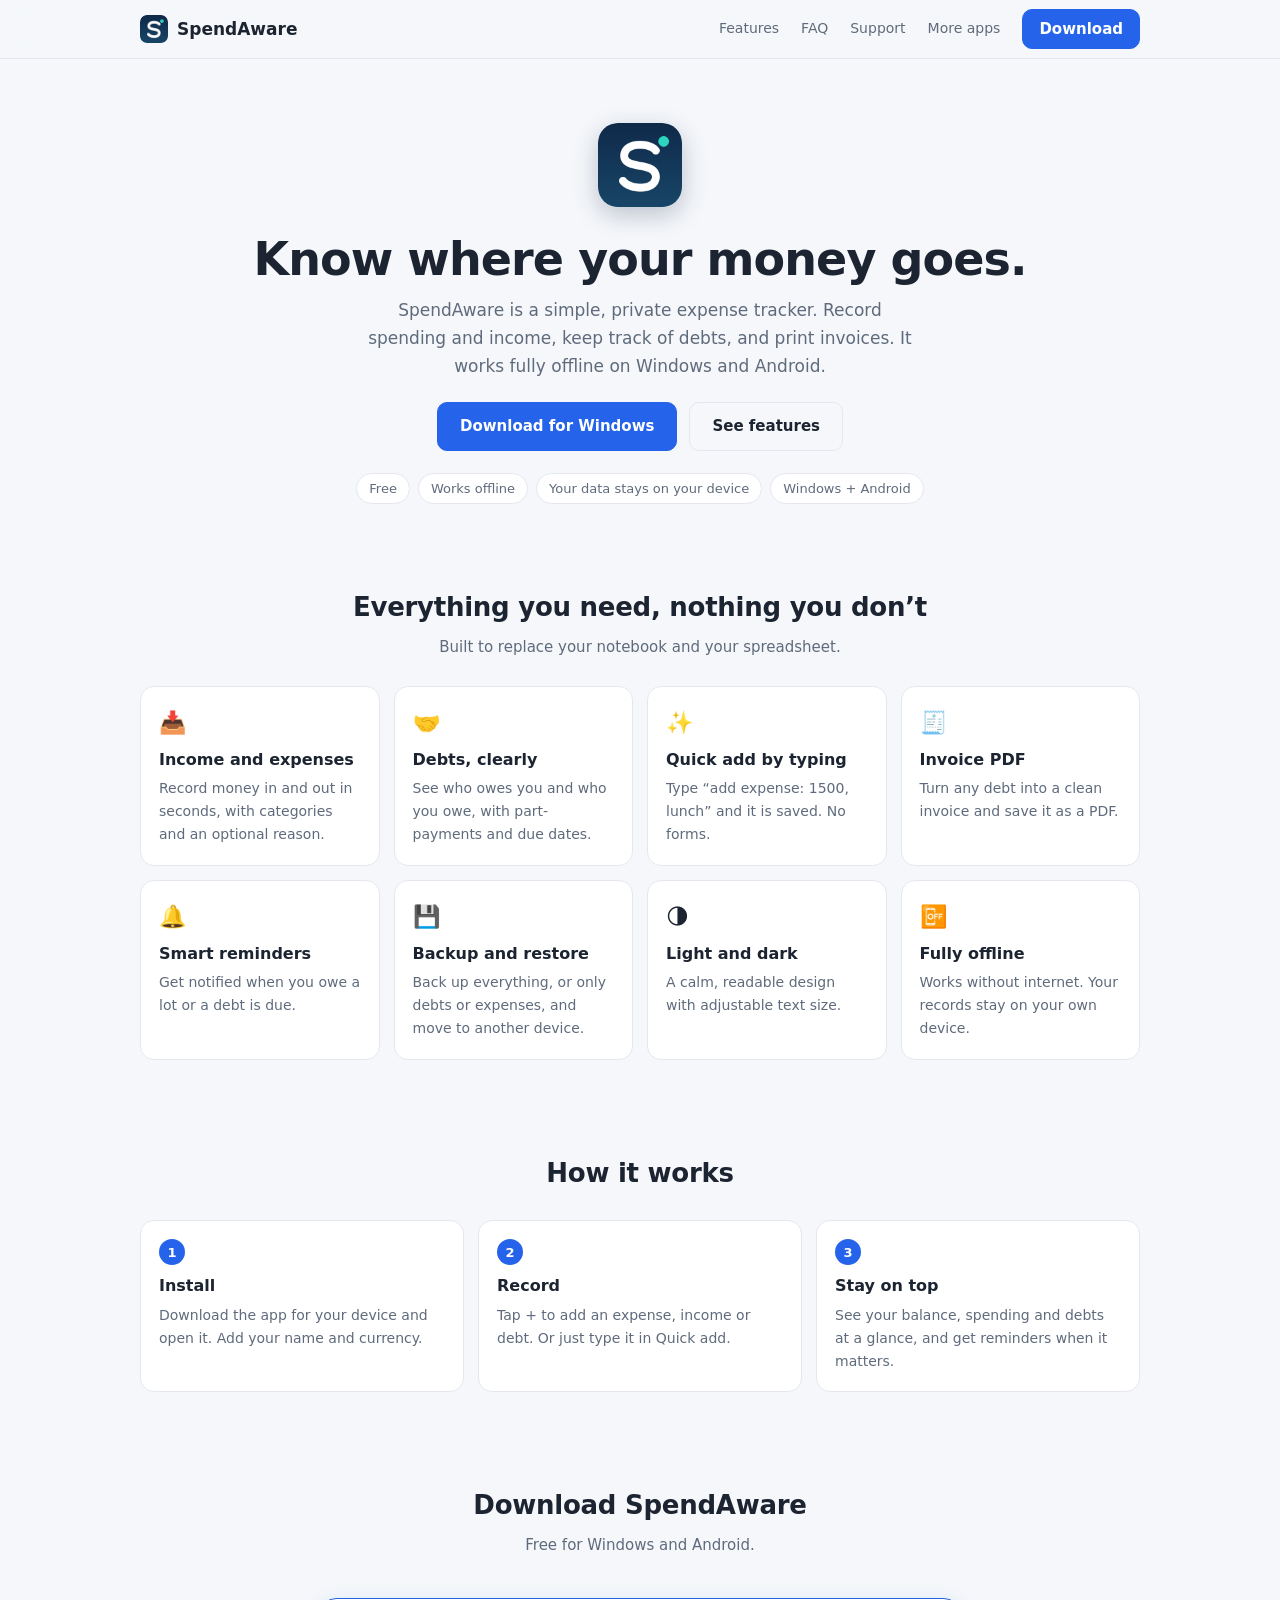
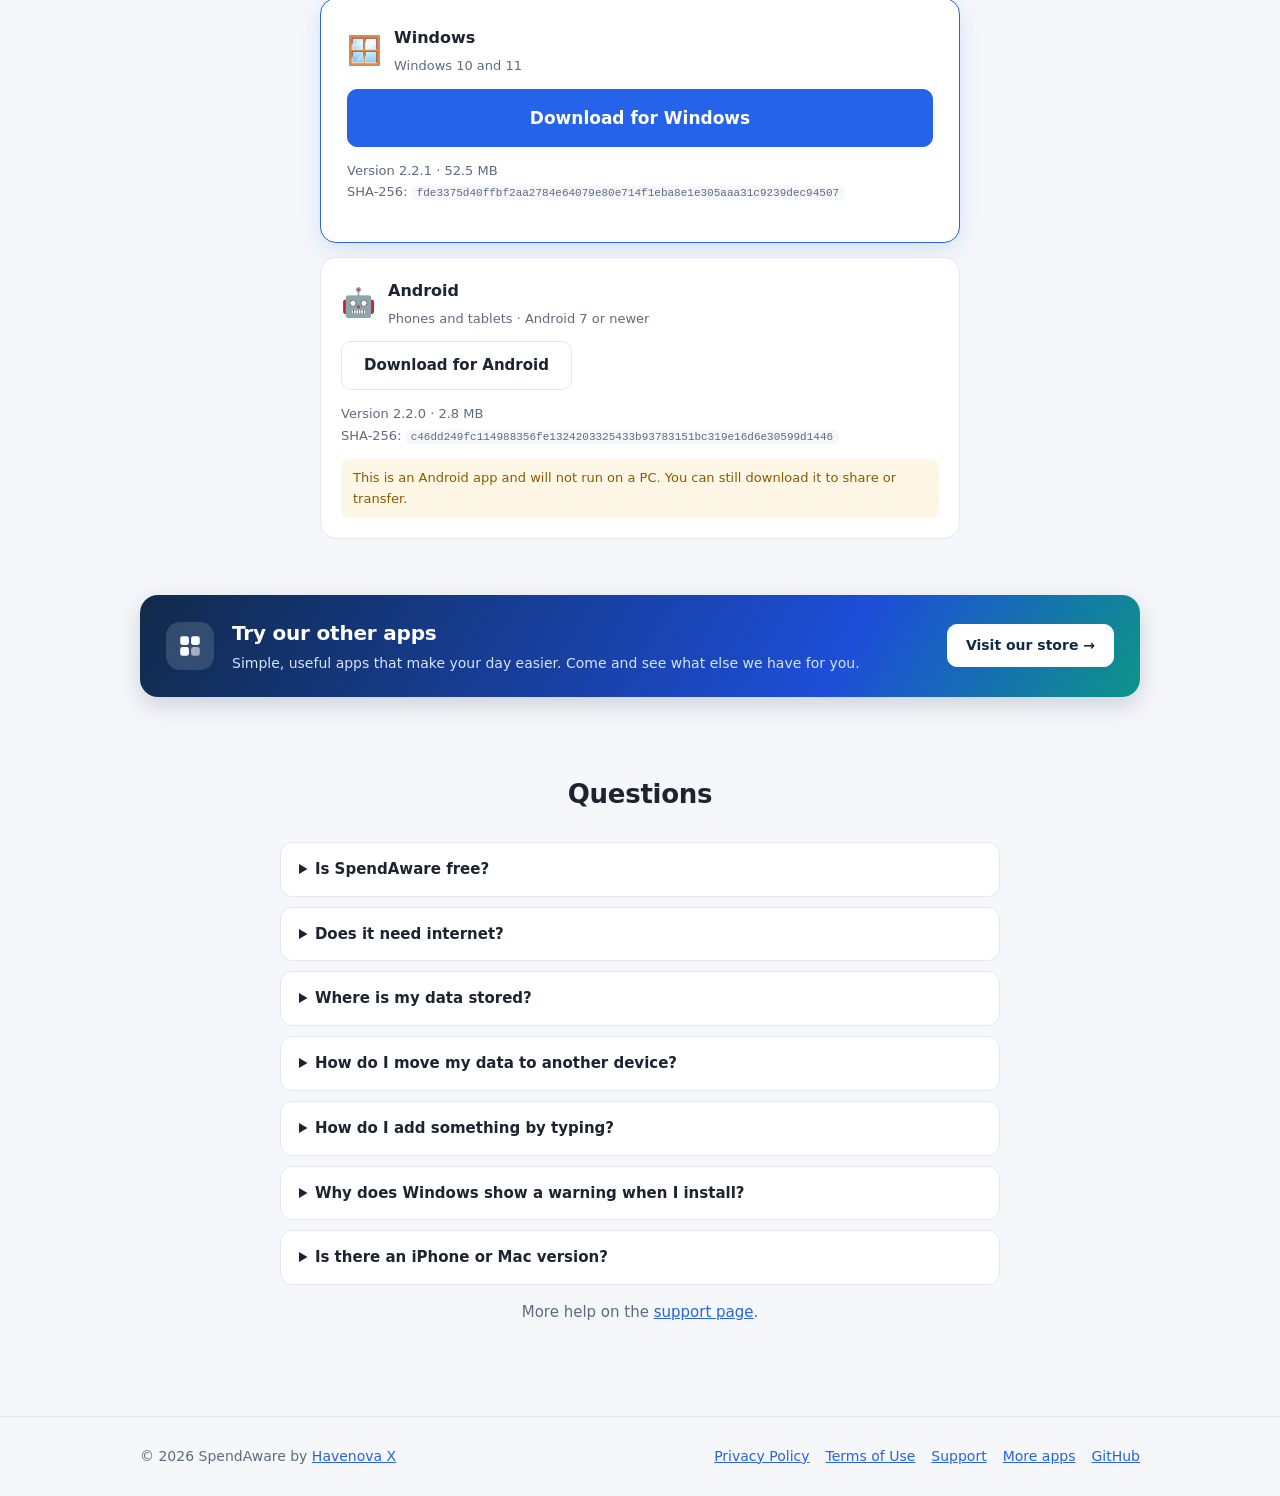
<file: index.html>
<!doctype html>
<html lang="en"><head><meta charset="utf-8"><meta name="viewport" content="width=device-width,initial-scale=1">
<title>SpendAware: Simple Offline Expense and Debt Tracker for Windows and Android</title><meta name="description" content="SpendAware is a free, private expense tracker with debts, income, invoices and reminders. Works fully offline on Windows and Android."><link rel="canonical" href="https://havenova-x.github.io/spendaware/">
<meta name="robots" content="index,follow"><meta name="theme-color" content="#102a4a"><meta name="author" content="Havenova X">
<meta property="og:type" content="website"><meta property="og:site_name" content="SpendAware"><meta property="og:title" content="SpendAware: Simple Offline Expense and Debt Tracker for Windows and Android"><meta property="og:description" content="SpendAware is a free, private expense tracker with debts, income, invoices and reminders. Works fully offline on Windows and Android."><meta property="og:url" content="https://havenova-x.github.io/spendaware/"><meta property="og:image" content="https://havenova-x.github.io/spendaware/og.png"><meta property="og:image:width" content="1200"><meta property="og:image:height" content="630">
<meta name="twitter:card" content="summary_large_image"><meta name="twitter:title" content="SpendAware: Simple Offline Expense and Debt Tracker for Windows and Android"><meta name="twitter:description" content="SpendAware is a free, private expense tracker with debts, income, invoices and reminders. Works fully offline on Windows and Android."><meta name="twitter:image" content="https://havenova-x.github.io/spendaware/og.png">
<link rel="icon" href="favicon.svg" type="image/svg+xml"><link rel="icon" href="favicon.ico" sizes="any"><link rel="apple-touch-icon" href="apple-touch-icon.png"><link rel="manifest" href="site.webmanifest"><link rel="stylesheet" href="style.css"><script type="application/ld+json">{"@context": "https://schema.org", "@type": "SoftwareApplication", "name": "SpendAware", "applicationCategory": "FinanceApplication", "operatingSystem": "Windows, Android", "description": "Offline expense, income and debt tracker.", "offers": {"@type": "Offer", "price": "0", "priceCurrency": "USD"}, "publisher": {"@type": "Organization", "name": "Havenova X", "url": "https://Havenovax.name.ng"}, "url": "https://havenova-x.github.io/spendaware/"}</script></head><body>
<header><div class="w nv"><a class="lg" href="./"><img src="icon.png" alt="">SpendAware</a><a class="l h" href="./#features">Features</a><a class="l h" href="./#faq">FAQ</a><a class="l h" href="support.html">Support</a><a class="l h" href="https://www.havenovax.name.ng/store" rel="noopener">More apps</a><a class="btn" style="padding:7px 16px" href="./#download">Download</a></div></header>
<main><div class="w hero"><img src="icon.png" alt="SpendAware logo"><h1>Know where your money goes.</h1><p>SpendAware is a simple, private expense tracker. Record spending and income, keep track of debts, and print invoices. It works fully offline on Windows and Android.</p><div class="cta"><a class="btn" id="hb" href="#download">Download free</a><a class="btn sec" href="#features">See features</a></div><div class="pills"><span>Free</span><span>Works offline</span><span>Your data stays on your device</span><span>Windows + Android</span></div></div>
<section id="features"><div class="w"><div class="hd"><h2>Everything you need, nothing you don’t</h2><div class="m">Built to replace your notebook and your spreadsheet.</div></div><div class="g"><div class="c"><div class="i">📥</div><h3>Income and expenses</h3><p>Record money in and out in seconds, with categories and an optional reason.</p></div><div class="c"><div class="i">🤝</div><h3>Debts, clearly</h3><p>See who owes you and who you owe, with part-payments and due dates.</p></div><div class="c"><div class="i">✨</div><h3>Quick add by typing</h3><p>Type “add expense: 1500, lunch” and it is saved. No forms.</p></div><div class="c"><div class="i">🧾</div><h3>Invoice PDF</h3><p>Turn any debt into a clean invoice and save it as a PDF.</p></div><div class="c"><div class="i">🔔</div><h3>Smart reminders</h3><p>Get notified when you owe a lot or a debt is due.</p></div><div class="c"><div class="i">💾</div><h3>Backup and restore</h3><p>Back up everything, or only debts or expenses, and move to another device.</p></div><div class="c"><div class="i">🌗</div><h3>Light and dark</h3><p>A calm, readable design with adjustable text size.</p></div><div class="c"><div class="i">📴</div><h3>Fully offline</h3><p>Works without internet. Your records stay on your own device.</p></div></div></div></section>
<section><div class="w"><div class="hd"><h2>How it works</h2></div><div class="g st"><div class="c"><h3>Install</h3><p>Download the app for your device and open it. Add your name and currency.</p></div><div class="c"><h3>Record</h3><p>Tap + to add an expense, income or debt. Or just type it in Quick add.</p></div><div class="c"><h3>Stay on top</h3><p>See your balance, spending and debts at a glance, and get reminders when it matters.</p></div></div></div></section>
<section id="download"><div class="w"><div class="hd"><h2>Download SpendAware</h2><div class="m">Free for Windows and Android.</div></div><div class="tot" id="tt" hidden></div><div class="dls" id="ty" hidden></div><div class="dls" id="d"><div class="dl"><p class="m">Loading downloads…</p></div></div></div></section>
<section class="more-s"><div class="w"><div class="more"><div class="mi"><svg viewBox="0 0 24 24" width="26" height="26" fill="currentColor" aria-hidden="true"><rect x="3" y="3" width="8" height="8" rx="2"/><rect x="13" y="3" width="8" height="8" rx="2"/><rect x="3" y="13" width="8" height="8" rx="2"/><rect x="13" y="13" width="8" height="8" rx="2" opacity=".55"/></svg></div><div class="mt"><h2>Try our other apps</h2><p>Simple, useful apps that make your day easier. Come and see what else we have for you.</p></div><a class="btn sm" href="https://www.havenovax.name.ng/store" rel="noopener">Visit our store <span aria-hidden="true">→</span></a></div></div></section>
<section id="faq"><div class="w" style="max-width:760px"><div class="hd"><h2>Questions</h2></div><details><summary>Is SpendAware free?</summary><p>Yes. SpendAware is free on Windows and Android. The Android app shows ads, and you can watch an optional short video to earn coins for extra tools.</p></details><details><summary>Does it need internet?</summary><p>No. Everything works offline. The app only goes online to check for announcements and, on Android, to load ads.</p></details><details><summary>Where is my data stored?</summary><p>Only on your own phone or PC. We do not have an account system and cannot see your records.</p></details><details><summary>How do I move my data to another device?</summary><p>Open Settings, choose Backup, and save the .spendaware file. On the other device, open that file or choose Restore.</p></details><details><summary>How do I add something by typing?</summary><p>Open Quick add and type, for example: add expense: 1000, lunch. You can also use add income, add debt or add owe. The reason is optional.</p></details><details><summary>Why does Windows show a warning when I install?</summary><p>New apps without a paid certificate can trigger SmartScreen. Choose More info, then Run anyway. You can verify the download with the SHA-256 code shown in the download section.</p></details><details><summary>Is there an iPhone or Mac version?</summary><p>Not yet. SpendAware is available for Windows and Android.</p></details><p class="m" style="text-align:center">More help on the <a href="support.html">support page</a>.</p></div></section></main><script>(async()=>{const g=async u=>{try{return await(await fetch(u,{cache:'no-store'})).json()}catch(e){return{}}};
const[L,M]=await Promise.all([g('latest.json'),g('mobile.json')]);const ua=navigator.userAgent,an=/Android/i.test(ua),ios=/iPhone|iPad|iPod/i.test(ua),win=/Windows/i.test(ua),mac=/Macintosh/i.test(ua)&&!ios;
const mb=n=>n?' · '+(n/1048576).toFixed(1)+' MB':'';
const card=(k,ic,t,sub,o,bt,warn,big)=>`<div class="dl ${big?'big':''}"><div class="dh"><span class="di">${ic}</span><div><h3>${t}</h3><div class="m sm">${sub}</div></div></div><div class="cnt"><span class="n" data-c="${k}">…</span> downloads</div>${o.url?`<a class="btn ${big?'':'sec'}" href="${o.url}">${bt}</a><p class="m sm">Version ${o.version}${mb(o.size)}${o.sha256?`<br>SHA-256: <code>${o.sha256}</code>`:''}</p>`:'<p class="m">Coming soon.</p>'}${warn?`<div class="warn">${warn}</div>`:''}</div>`;
const A=card('a','🤖','Android','Phones and tablets · Android 7 or newer',M,'Download for Android',an?'':'This is an Android app and will not run on a PC. You can still download it to share or transfer.',an);
const P=card('w','🪟','Windows','Windows 10 and 11',L,'Download for Windows',(an||ios||mac)?'This installer is for Windows PCs and will not run on your '+(an?'phone':mac?'Mac':'device')+'. You can still download it for later.':'',!an);
d.innerHTML=an?A+P:P+A+(ios?'<div class="warn">iPhone and iPad are not supported yet.</div>':'');
const fmt=n=>Number(n).toLocaleString('en-US');
(async()=>{let c=null;try{c=JSON.parse(sessionStorage.getItem('sa_dl')||'null');if(c&&Date.now()-c.t>6e5)c=null}catch(e){c=null}
if(!c){try{let w=0,a=0;for(let p=1;p<=5;p++){const r=await fetch('https://api.github.com/repos/Havenova-x/spendaware/releases?per_page=100&page='+p);if(!r.ok)throw 0;const j=await r.json();if(!j.length)break;j.forEach(x=>(x.assets||[]).forEach(f=>{if(/\.exe$/i.test(f.name))w+=f.download_count;else if(/\.apk$/i.test(f.name))a+=f.download_count}));if(j.length<100)break}
c={w,a,t:Date.now()};try{sessionStorage.setItem('sa_dl',JSON.stringify(c))}catch(e){}}catch(e){c=null}}
const t=document.getElementById('tt');
if(!c){document.querySelectorAll('.cnt').forEach(x=>x.hidden=true);return}
document.querySelector('[data-c=w]').textContent=fmt(c.w);document.querySelector('[data-c=a]').textContent=fmt(c.a);
t.innerHTML='<div class="tn">'+fmt(c.w+c.a)+'</div><div class="m">Total downloads · '+fmt(c.w)+' on PC · '+fmt(c.a)+' on mobile</div>';t.hidden=false})();
const b=document.getElementById('hb'),u=an?M.url:L.url;if(u){b.href=u;b.textContent=an?'Download for Android':'Download for Windows'}})()</script>
<script>document.addEventListener('click',e=>{const a=e.target.closest('a[href]');if(!a)return;const h=a.getAttribute('href')||'';if(!/\.(exe|apk)(\?|#|$)/i.test(h))return;const apk=/\.apk/i.test(h),t=document.getElementById('ty');
t.innerHTML=`<div class="tyc"><div class="tyh"><svg viewBox="0 0 24 24" width="34" height="34" fill="none" stroke="currentColor" stroke-width="2" stroke-linecap="round" stroke-linejoin="round" aria-hidden="true"><circle cx="12" cy="12" r="10"/><path d="M8 12.5l3 3 5-6"/></svg><div><h3>Thank you for downloading SpendAware!</h3><div class="m sm">${apk?'Your download is starting. When it finishes, open the file to install. If your phone asks, allow installs from your browser.':'Your download is starting. When it finishes, open the file to install. If Windows shows a warning, choose More info, then Run anyway.'}</div></div></div><div class="more"><div class="mi"><svg viewBox="0 0 24 24" width="26" height="26" fill="currentColor" aria-hidden="true"><rect x="3" y="3" width="8" height="8" rx="2"/><rect x="13" y="3" width="8" height="8" rx="2"/><rect x="3" y="13" width="8" height="8" rx="2"/><rect x="13" y="13" width="8" height="8" rx="2" opacity=".55"/></svg></div><div class="mt"><h2>Try our other apps</h2><p>Simple, useful apps that make your day easier. Come and see what else we have for you.</p></div><a class="btn sm" href="https://www.havenovax.name.ng/store" rel="noopener">Visit our store <span aria-hidden="true">&rarr;</span></a></div></div>`;
t.hidden=false;t.scrollIntoView({behavior:'smooth',block:'center'})});</script>
<footer><div class="w ft"><div>© 2026 SpendAware by <a href="https://Havenovax.name.ng" rel="noopener">Havenova X</a></div><nav><a href="privacy.html">Privacy Policy</a><a href="terms.html">Terms of Use</a><a href="support.html">Support</a><a href="https://www.havenovax.name.ng/store" rel="noopener">More apps</a><a href="https://github.com/Havenova-x/spendaware" rel="noopener">GitHub</a></nav></div></footer></body></html>
</file>
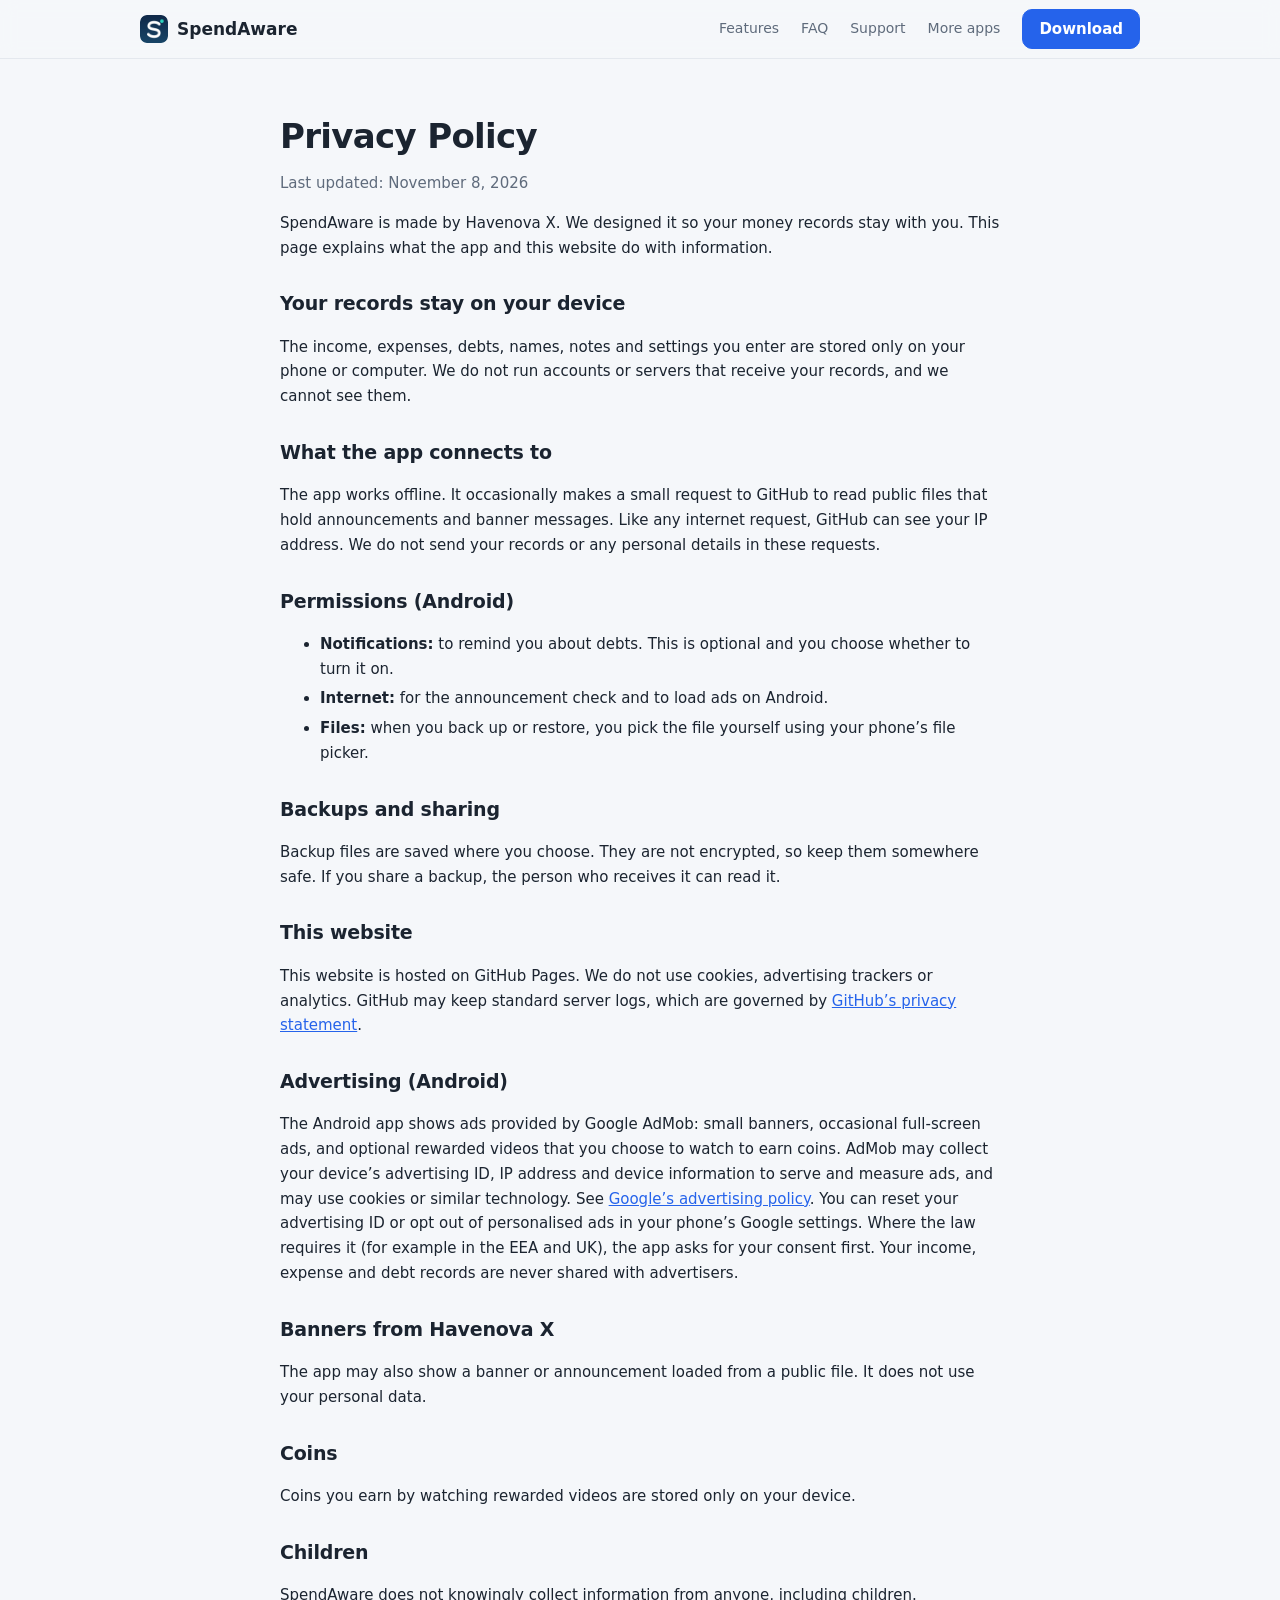
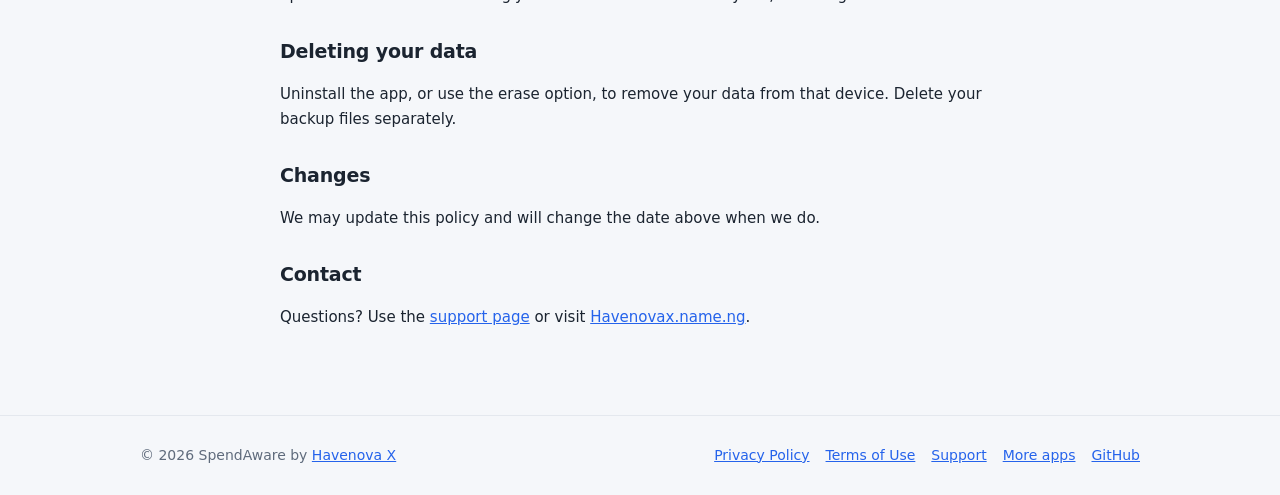
<file: privacy.html>
<!doctype html>
<html lang="en"><head><meta charset="utf-8"><meta name="viewport" content="width=device-width,initial-scale=1">
<title>Privacy Policy | SpendAware</title><meta name="description" content="How SpendAware handles your information. Your records stay on your device."><link rel="canonical" href="https://havenova-x.github.io/spendaware/privacy.html">
<meta name="robots" content="index,follow"><meta name="theme-color" content="#102a4a"><meta name="author" content="Havenova X">
<meta property="og:type" content="website"><meta property="og:site_name" content="SpendAware"><meta property="og:title" content="Privacy Policy | SpendAware"><meta property="og:description" content="How SpendAware handles your information. Your records stay on your device."><meta property="og:url" content="https://havenova-x.github.io/spendaware/privacy.html"><meta property="og:image" content="https://havenova-x.github.io/spendaware/og.png"><meta property="og:image:width" content="1200"><meta property="og:image:height" content="630">
<meta name="twitter:card" content="summary_large_image"><meta name="twitter:title" content="Privacy Policy | SpendAware"><meta name="twitter:description" content="How SpendAware handles your information. Your records stay on your device."><meta name="twitter:image" content="https://havenova-x.github.io/spendaware/og.png">
<link rel="icon" href="favicon.svg" type="image/svg+xml"><link rel="icon" href="favicon.ico" sizes="any"><link rel="apple-touch-icon" href="apple-touch-icon.png"><link rel="manifest" href="site.webmanifest"><link rel="stylesheet" href="style.css"></head><body>
<header><div class="w nv"><a class="lg" href="./"><img src="icon.png" alt="">SpendAware</a><a class="l h" href="./#features">Features</a><a class="l h" href="./#faq">FAQ</a><a class="l h" href="support.html">Support</a><a class="l h" href="https://www.havenovax.name.ng/store" rel="noopener">More apps</a><a class="btn" style="padding:7px 16px" href="./#download">Download</a></div></header>
<main class="w doc"><h1>Privacy Policy</h1><p class="m">Last updated: November 8, 2026</p><p>SpendAware is made by Havenova X. We designed it so your money records stay with you. This page explains what the app and this website do with information.</p>
<h2>Your records stay on your device</h2><p>The income, expenses, debts, names, notes and settings you enter are stored only on your phone or computer. We do not run accounts or servers that receive your records, and we cannot see them.</p>
<h2>What the app connects to</h2><p>The app works offline. It occasionally makes a small request to GitHub to read public files that hold announcements and banner messages. Like any internet request, GitHub can see your IP address. We do not send your records or any personal details in these requests.</p>
<h2>Permissions (Android)</h2><ul><li><b>Notifications:</b> to remind you about debts. This is optional and you choose whether to turn it on.</li><li><b>Internet:</b> for the announcement check and to load ads on Android.</li><li><b>Files:</b> when you back up or restore, you pick the file yourself using your phone’s file picker.</li></ul>
<h2>Backups and sharing</h2><p>Backup files are saved where you choose. They are not encrypted, so keep them somewhere safe. If you share a backup, the person who receives it can read it.</p>
<h2>This website</h2><p>This website is hosted on GitHub Pages. We do not use cookies, advertising trackers or analytics. GitHub may keep standard server logs, which are governed by <a href="https://docs.github.com/en/site-policy/privacy-policies/github-general-privacy-statement" rel="noopener">GitHub’s privacy statement</a>.</p>
<h2>Advertising (Android)</h2><p>The Android app shows ads provided by Google AdMob: small banners, occasional full-screen ads, and optional rewarded videos that you choose to watch to earn coins. AdMob may collect your device’s advertising ID, IP address and device information to serve and measure ads, and may use cookies or similar technology. See <a href="https://policies.google.com/technologies/ads" rel="noopener">Google’s advertising policy</a>. You can reset your advertising ID or opt out of personalised ads in your phone’s Google settings. Where the law requires it (for example in the EEA and UK), the app asks for your consent first. Your income, expense and debt records are never shared with advertisers.</p>
<h2>Banners from Havenova X</h2><p>The app may also show a banner or announcement loaded from a public file. It does not use your personal data.</p>
<h2>Coins</h2><p>Coins you earn by watching rewarded videos are stored only on your device.</p>
<h2>Children</h2><p>SpendAware does not knowingly collect information from anyone, including children.</p>
<h2>Deleting your data</h2><p>Uninstall the app, or use the erase option, to remove your data from that device. Delete your backup files separately.</p>
<h2>Changes</h2><p>We may update this policy and will change the date above when we do.</p>
<h2>Contact</h2><p>Questions? Use the <a href="support.html">support page</a> or visit <a href="https://Havenovax.name.ng" rel="noopener">Havenovax.name.ng</a>.</p></main>
<footer><div class="w ft"><div>© 2026 SpendAware by <a href="https://Havenovax.name.ng" rel="noopener">Havenova X</a></div><nav><a href="privacy.html">Privacy Policy</a><a href="terms.html">Terms of Use</a><a href="support.html">Support</a><a href="https://www.havenovax.name.ng/store" rel="noopener">More apps</a><a href="https://github.com/Havenova-x/spendaware" rel="noopener">GitHub</a></nav></div></footer></body></html>
</file>
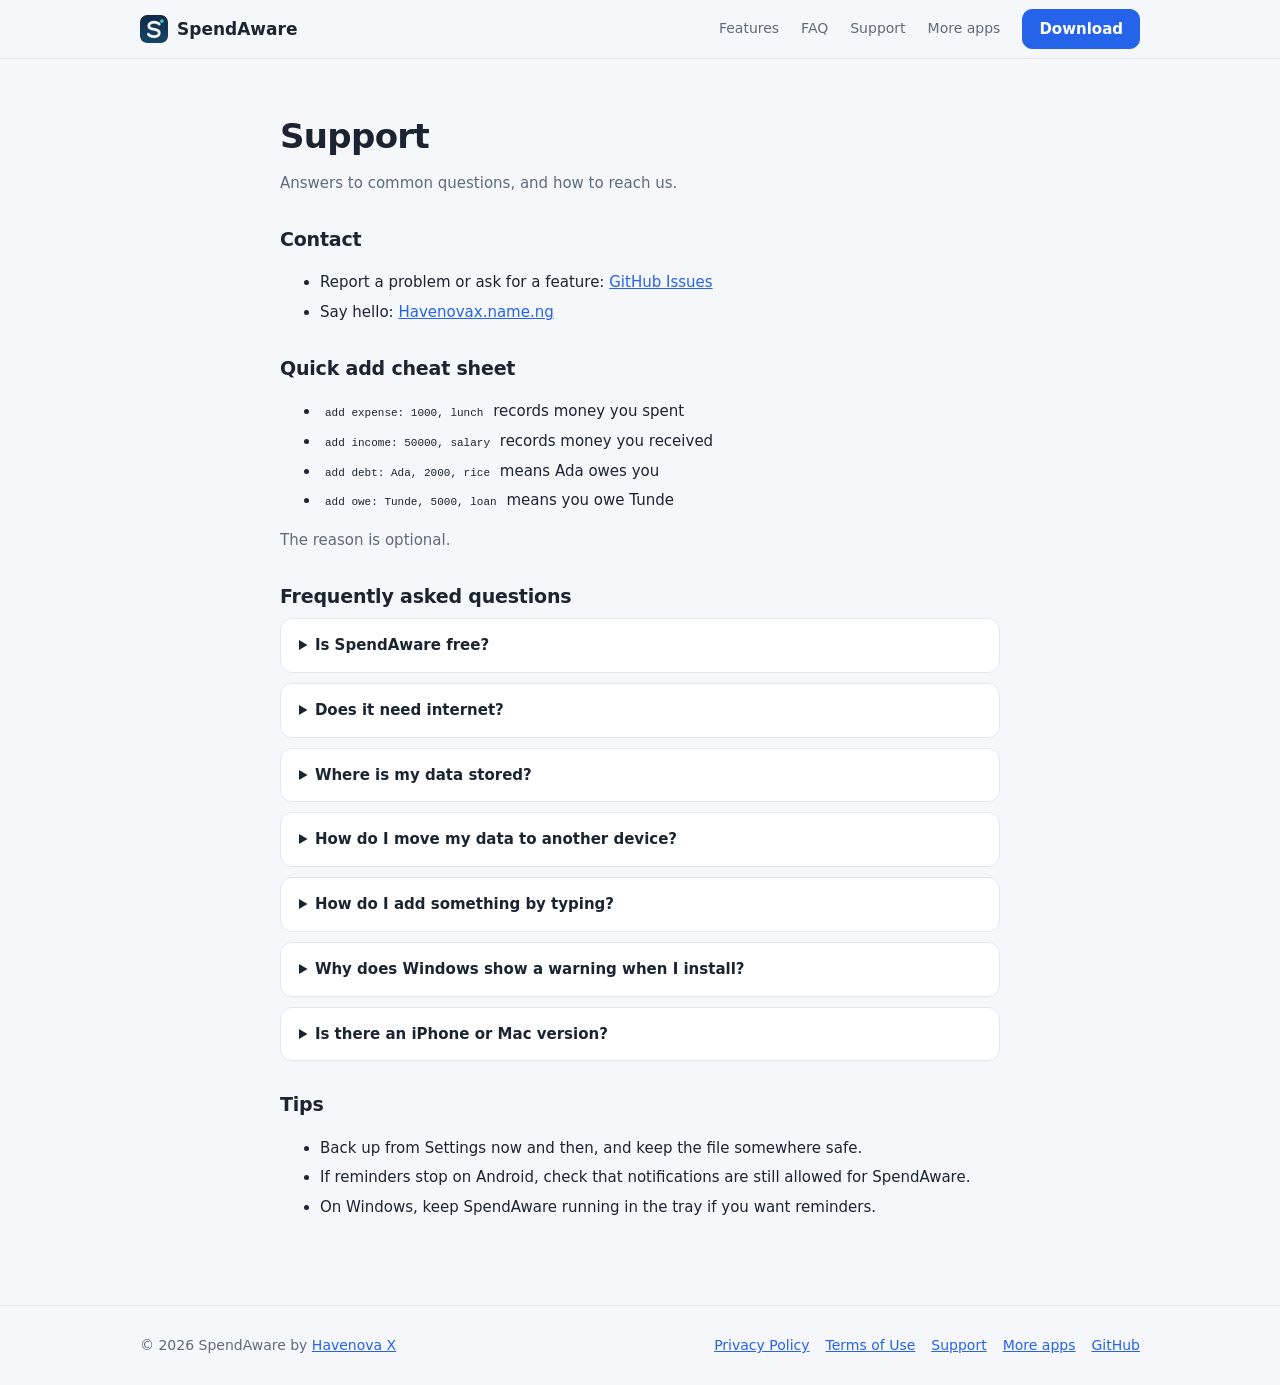
<file: support.html>
<!doctype html>
<html lang="en"><head><meta charset="utf-8"><meta name="viewport" content="width=device-width,initial-scale=1">
<title>Support and Help | SpendAware</title><meta name="description" content="Get help with SpendAware: install, backups, quick add, and how to contact us."><link rel="canonical" href="https://havenova-x.github.io/spendaware/support.html">
<meta name="robots" content="index,follow"><meta name="theme-color" content="#102a4a"><meta name="author" content="Havenova X">
<meta property="og:type" content="website"><meta property="og:site_name" content="SpendAware"><meta property="og:title" content="Support and Help | SpendAware"><meta property="og:description" content="Get help with SpendAware: install, backups, quick add, and how to contact us."><meta property="og:url" content="https://havenova-x.github.io/spendaware/support.html"><meta property="og:image" content="https://havenova-x.github.io/spendaware/og.png"><meta property="og:image:width" content="1200"><meta property="og:image:height" content="630">
<meta name="twitter:card" content="summary_large_image"><meta name="twitter:title" content="Support and Help | SpendAware"><meta name="twitter:description" content="Get help with SpendAware: install, backups, quick add, and how to contact us."><meta name="twitter:image" content="https://havenova-x.github.io/spendaware/og.png">
<link rel="icon" href="favicon.svg" type="image/svg+xml"><link rel="icon" href="favicon.ico" sizes="any"><link rel="apple-touch-icon" href="apple-touch-icon.png"><link rel="manifest" href="site.webmanifest"><link rel="stylesheet" href="style.css"></head><body>
<header><div class="w nv"><a class="lg" href="./"><img src="icon.png" alt="">SpendAware</a><a class="l h" href="./#features">Features</a><a class="l h" href="./#faq">FAQ</a><a class="l h" href="support.html">Support</a><a class="l h" href="https://www.havenovax.name.ng/store" rel="noopener">More apps</a><a class="btn" style="padding:7px 16px" href="./#download">Download</a></div></header>
<main class="w doc"><h1>Support</h1><p class="m">Answers to common questions, and how to reach us.</p><h2>Contact</h2><ul><li>Report a problem or ask for a feature: <a href="https://github.com/Havenova-x/spendaware/issues" rel="noopener">GitHub Issues</a></li><li>Say hello: <a href="https://Havenovax.name.ng" rel="noopener">Havenovax.name.ng</a></li></ul><h2>Quick add cheat sheet</h2><ul><li><code>add expense: 1000, lunch</code> records money you spent</li><li><code>add income: 50000, salary</code> records money you received</li><li><code>add debt: Ada, 2000, rice</code> means Ada owes you</li><li><code>add owe: Tunde, 5000, loan</code> means you owe Tunde</li></ul><p class="m">The reason is optional.</p><h2>Frequently asked questions</h2><details><summary>Is SpendAware free?</summary><p>Yes. SpendAware is free on Windows and Android. The Android app shows ads, and you can watch an optional short video to earn coins for extra tools.</p></details><details><summary>Does it need internet?</summary><p>No. Everything works offline. The app only goes online to check for announcements and, on Android, to load ads.</p></details><details><summary>Where is my data stored?</summary><p>Only on your own phone or PC. We do not have an account system and cannot see your records.</p></details><details><summary>How do I move my data to another device?</summary><p>Open Settings, choose Backup, and save the .spendaware file. On the other device, open that file or choose Restore.</p></details><details><summary>How do I add something by typing?</summary><p>Open Quick add and type, for example: add expense: 1000, lunch. You can also use add income, add debt or add owe. The reason is optional.</p></details><details><summary>Why does Windows show a warning when I install?</summary><p>New apps without a paid certificate can trigger SmartScreen. Choose More info, then Run anyway. You can verify the download with the SHA-256 code shown in the download section.</p></details><details><summary>Is there an iPhone or Mac version?</summary><p>Not yet. SpendAware is available for Windows and Android.</p></details><h2>Tips</h2><ul><li>Back up from Settings now and then, and keep the file somewhere safe.</li><li>If reminders stop on Android, check that notifications are still allowed for SpendAware.</li><li>On Windows, keep SpendAware running in the tray if you want reminders.</li></ul></main>
<footer><div class="w ft"><div>© 2026 SpendAware by <a href="https://Havenovax.name.ng" rel="noopener">Havenova X</a></div><nav><a href="privacy.html">Privacy Policy</a><a href="terms.html">Terms of Use</a><a href="support.html">Support</a><a href="https://www.havenovax.name.ng/store" rel="noopener">More apps</a><a href="https://github.com/Havenova-x/spendaware" rel="noopener">GitHub</a></nav></div></footer></body></html>
</file>
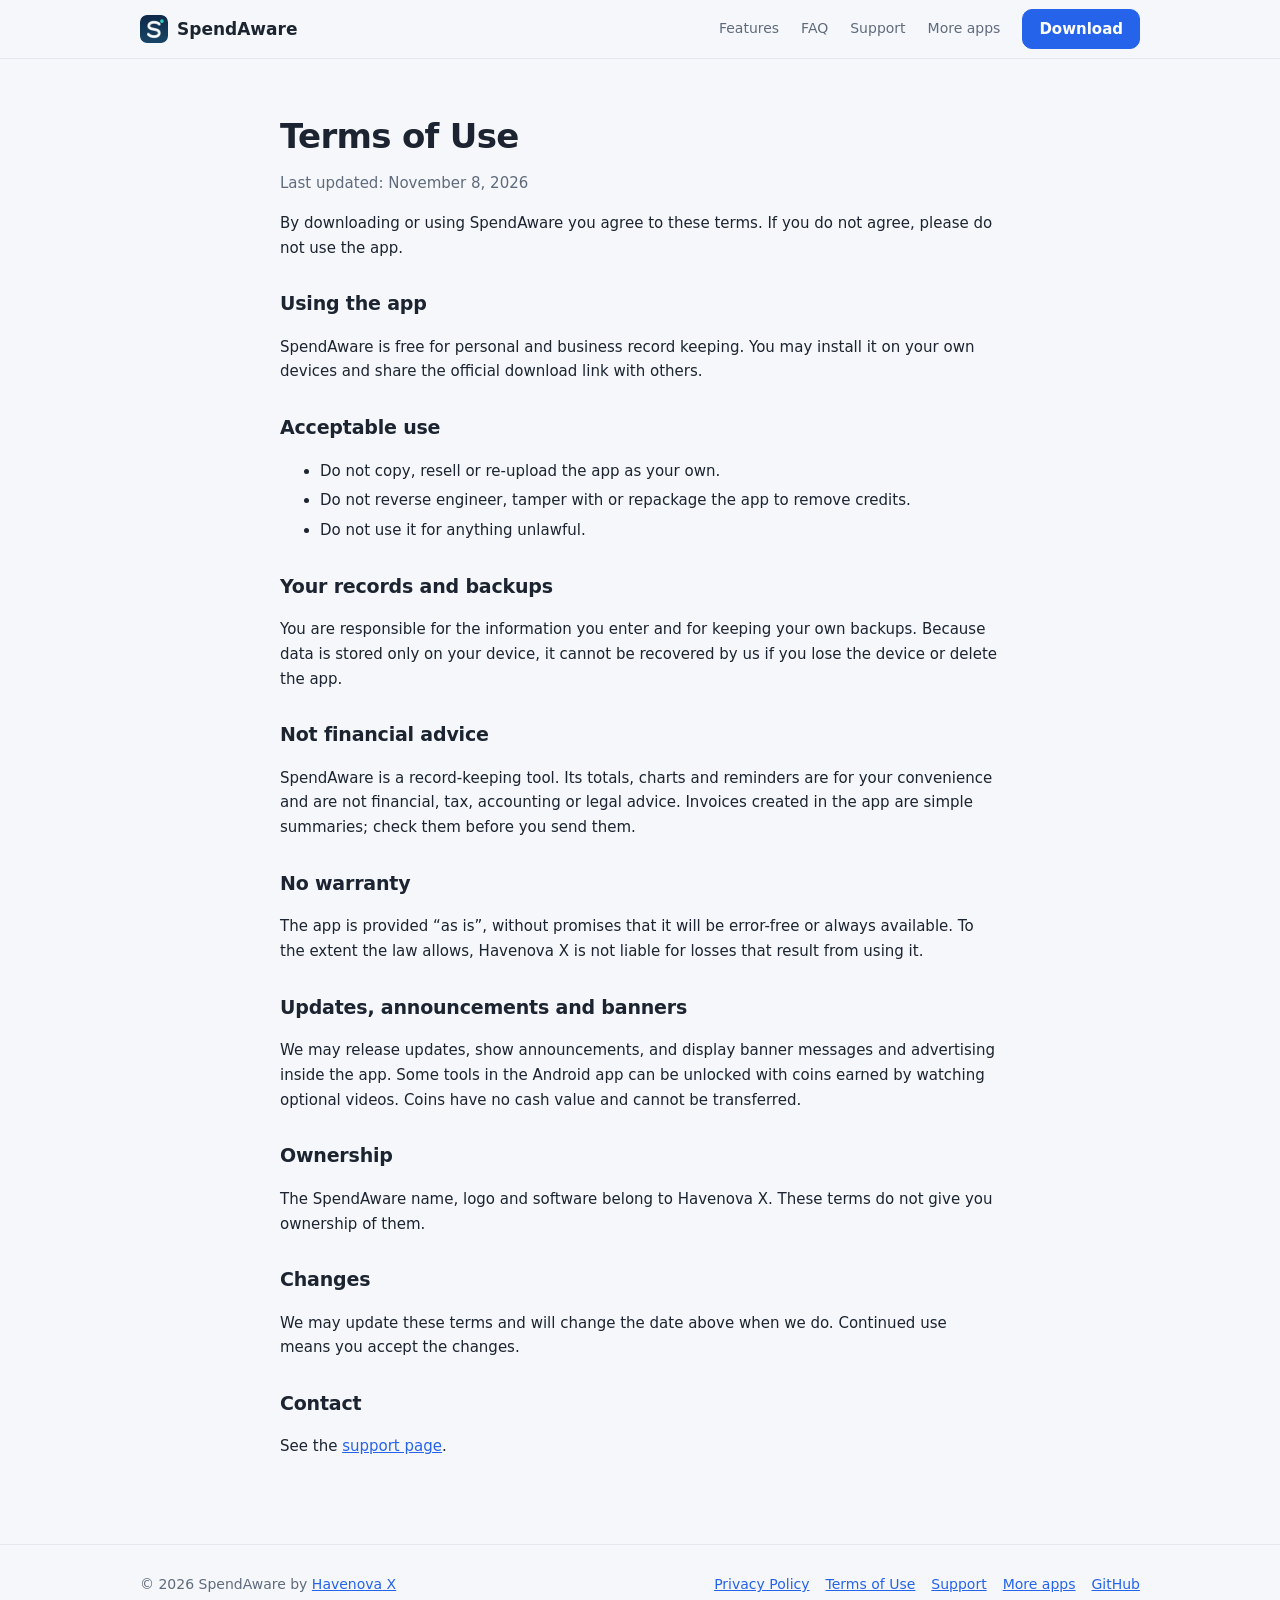
<file: terms.html>
<!doctype html>
<html lang="en"><head><meta charset="utf-8"><meta name="viewport" content="width=device-width,initial-scale=1">
<title>Terms of Use | SpendAware</title><meta name="description" content="The terms for using the SpendAware app and website."><link rel="canonical" href="https://havenova-x.github.io/spendaware/terms.html">
<meta name="robots" content="index,follow"><meta name="theme-color" content="#102a4a"><meta name="author" content="Havenova X">
<meta property="og:type" content="website"><meta property="og:site_name" content="SpendAware"><meta property="og:title" content="Terms of Use | SpendAware"><meta property="og:description" content="The terms for using the SpendAware app and website."><meta property="og:url" content="https://havenova-x.github.io/spendaware/terms.html"><meta property="og:image" content="https://havenova-x.github.io/spendaware/og.png"><meta property="og:image:width" content="1200"><meta property="og:image:height" content="630">
<meta name="twitter:card" content="summary_large_image"><meta name="twitter:title" content="Terms of Use | SpendAware"><meta name="twitter:description" content="The terms for using the SpendAware app and website."><meta name="twitter:image" content="https://havenova-x.github.io/spendaware/og.png">
<link rel="icon" href="favicon.svg" type="image/svg+xml"><link rel="icon" href="favicon.ico" sizes="any"><link rel="apple-touch-icon" href="apple-touch-icon.png"><link rel="manifest" href="site.webmanifest"><link rel="stylesheet" href="style.css"></head><body>
<header><div class="w nv"><a class="lg" href="./"><img src="icon.png" alt="">SpendAware</a><a class="l h" href="./#features">Features</a><a class="l h" href="./#faq">FAQ</a><a class="l h" href="support.html">Support</a><a class="l h" href="https://www.havenovax.name.ng/store" rel="noopener">More apps</a><a class="btn" style="padding:7px 16px" href="./#download">Download</a></div></header>
<main class="w doc"><h1>Terms of Use</h1><p class="m">Last updated: November 8, 2026</p><p>By downloading or using SpendAware you agree to these terms. If you do not agree, please do not use the app.</p>
<h2>Using the app</h2><p>SpendAware is free for personal and business record keeping. You may install it on your own devices and share the official download link with others.</p>
<h2>Acceptable use</h2><ul><li>Do not copy, resell or re-upload the app as your own.</li><li>Do not reverse engineer, tamper with or repackage the app to remove credits.</li><li>Do not use it for anything unlawful.</li></ul>
<h2>Your records and backups</h2><p>You are responsible for the information you enter and for keeping your own backups. Because data is stored only on your device, it cannot be recovered by us if you lose the device or delete the app.</p>
<h2>Not financial advice</h2><p>SpendAware is a record-keeping tool. Its totals, charts and reminders are for your convenience and are not financial, tax, accounting or legal advice. Invoices created in the app are simple summaries; check them before you send them.</p>
<h2>No warranty</h2><p>The app is provided “as is”, without promises that it will be error-free or always available. To the extent the law allows, Havenova X is not liable for losses that result from using it.</p>
<h2>Updates, announcements and banners</h2><p>We may release updates, show announcements, and display banner messages and advertising inside the app. Some tools in the Android app can be unlocked with coins earned by watching optional videos. Coins have no cash value and cannot be transferred.</p>
<h2>Ownership</h2><p>The SpendAware name, logo and software belong to Havenova X. These terms do not give you ownership of them.</p>
<h2>Changes</h2><p>We may update these terms and will change the date above when we do. Continued use means you accept the changes.</p>
<h2>Contact</h2><p>See the <a href="support.html">support page</a>.</p></main>
<footer><div class="w ft"><div>© 2026 SpendAware by <a href="https://Havenovax.name.ng" rel="noopener">Havenova X</a></div><nav><a href="privacy.html">Privacy Policy</a><a href="terms.html">Terms of Use</a><a href="support.html">Support</a><a href="https://www.havenovax.name.ng/store" rel="noopener">More apps</a><a href="https://github.com/Havenova-x/spendaware" rel="noopener">GitHub</a></nav></div></footer></body></html>
</file>
<file: style.css>
*{box-sizing:border-box}html{scroll-behavior:smooth}:root{--bg:#f5f7fa;--card:#fff;--tx:#1b2430;--mut:#5f6b7c;--bd:#e4e8ee;--ac:#2563eb;--nv:#102a4a;--tl:#0d9488}
@media(prefers-color-scheme:dark){:root{--bg:#0f141b;--card:#171e28;--tx:#e6ebf2;--mut:#9aa6b8;--bd:#263142;--ac:#5b8cff}}
body{margin:0;font:15px/1.65 Inter,"Segoe UI",system-ui,-apple-system,Roboto,sans-serif;background:var(--bg);color:var(--tx)}
a{color:var(--ac)}.w{max-width:1040px;margin:0 auto;padding:0 20px}
header{position:sticky;top:0;z-index:9;background:color-mix(in srgb,var(--bg) 88%,transparent);backdrop-filter:blur(8px);border-bottom:1px solid var(--bd)}
.nv{display:flex;align-items:center;gap:22px;height:58px}.lg{display:flex;align-items:center;gap:9px;font-weight:700;font-size:17px;color:var(--tx);text-decoration:none;margin-right:auto}.lg img{width:28px;height:28px;border-radius:7px}
.nv a.l{color:var(--mut);text-decoration:none;font-size:14px}.nv a.l:hover{color:var(--tx)}
.btn{display:inline-block;background:var(--ac);color:#fff;text-decoration:none;font-weight:600;padding:11px 22px;border-radius:10px;border:1px solid var(--ac)}.btn.sec{background:transparent;color:var(--tx);border-color:var(--bd)}.btn:hover{filter:brightness(.95)}
.hero{text-align:center;padding:64px 0 36px}.hero img{width:84px;height:84px;border-radius:20px;box-shadow:0 8px 24px rgba(16,42,74,.25)}
h1{font-size:clamp(28px,5vw,46px);line-height:1.15;margin:18px 0 10px;letter-spacing:-.02em}h2{font-size:26px;margin:0 0 6px;letter-spacing:-.01em}h3{margin:0 0 4px;font-size:16px}
.m{color:var(--mut)}.sm{font-size:13px}.hero p{max-width:560px;margin:0 auto 22px;color:var(--mut);font-size:17px}.cta{display:flex;gap:12px;justify-content:center;flex-wrap:wrap}
.pills{display:flex;gap:8px;justify-content:center;flex-wrap:wrap;margin-top:22px}.pills span{font-size:13px;background:var(--card);border:1px solid var(--bd);border-radius:20px;padding:4px 12px;color:var(--mut)}
section{padding:46px 0}.hd{text-align:center;margin-bottom:26px}
.g{display:grid;grid-template-columns:repeat(auto-fit,minmax(230px,1fr));gap:14px}.c{background:var(--card);border:1px solid var(--bd);border-radius:14px;padding:18px}.c .i{font-size:22px;margin-bottom:6px}.c p{margin:0;color:var(--mut);font-size:14px}
.st{counter-reset:s}.st .c:before{counter-increment:s;content:counter(s);display:inline-grid;place-items:center;width:26px;height:26px;border-radius:50%;background:var(--ac);color:#fff;font-weight:700;font-size:13px;margin-bottom:8px}
.dls{display:flex;flex-direction:column;gap:14px;max-width:640px;margin:0 auto}.dl{background:var(--card);border:1px solid var(--bd);border-radius:16px;padding:20px}.dl.big{border-color:var(--ac);box-shadow:0 6px 22px rgba(37,99,235,.15);padding:26px}.dl.big .btn{font-size:17px;padding:14px 30px;display:block;text-align:center}
.dh{display:flex;gap:12px;align-items:center;margin-bottom:12px}.di{font-size:28px}.warn{background:#fff7e6;color:#8a5a00;border-radius:8px;padding:8px 12px;font-size:13px;margin:12px 0 0}
code{font-size:11px;word-break:break-all;background:var(--bg);padding:1px 5px;border-radius:4px}
details{background:var(--card);border:1px solid var(--bd);border-radius:12px;padding:14px 18px;margin-bottom:10px}summary{cursor:pointer;font-weight:600}details p{margin:10px 0 0;color:var(--mut)}
footer{border-top:1px solid var(--bd);padding:28px 0;margin-top:30px;color:var(--mut);font-size:14px}.ft{display:flex;gap:18px;flex-wrap:wrap;justify-content:space-between;align-items:center}.ft nav{display:flex;gap:16px;flex-wrap:wrap}
.doc{max-width:760px;padding:40px 20px}.doc h1{font-size:34px}.doc h2{font-size:19px;margin:28px 0 6px}.doc li{margin-bottom:5px}
@media(max-width:640px){.nv a.l.h{display:none}.hero{padding-top:40px}}
.more-s{padding:10px 0 30px}.more{display:flex;align-items:center;gap:18px;flex-wrap:wrap;background:linear-gradient(120deg,#102a4a,#1d4ed8 70%,#0d9488);color:#fff;border-radius:18px;padding:22px 26px;box-shadow:0 8px 24px rgba(16,42,74,.18)}.more h2{font-size:20px;margin:0 0 2px;color:#fff}.more p{margin:0;color:#d5e3ff;font-size:14px}.mi{width:48px;height:48px;border-radius:14px;background:rgba(255,255,255,.14);display:grid;place-items:center;color:#fff}.mt{flex:1;min-width:220px}.btn.sm{background:#fff;color:#102a4a;border-color:#fff;padding:9px 18px;font-size:14px}

#ty{margin-bottom:14px}.tyc{background:var(--card);border:1px solid var(--bd);border-radius:16px;padding:20px;display:flex;flex-direction:column;gap:16px}.tyh{display:flex;gap:12px;align-items:center}.tyh svg{color:#16a34a;flex:none}.tyc .more{box-shadow:none}

.tot{max-width:640px;margin:0 auto 18px;text-align:center;background:var(--card);border:1px solid var(--bd);border-radius:16px;padding:16px 20px}.tot .tn{font-size:34px;font-weight:800;color:var(--ac);line-height:1.1}.cnt{font-size:14px;color:var(--mut);margin:-4px 0 12px}.cnt .n{font-weight:700;color:var(--tx)}
</file>
